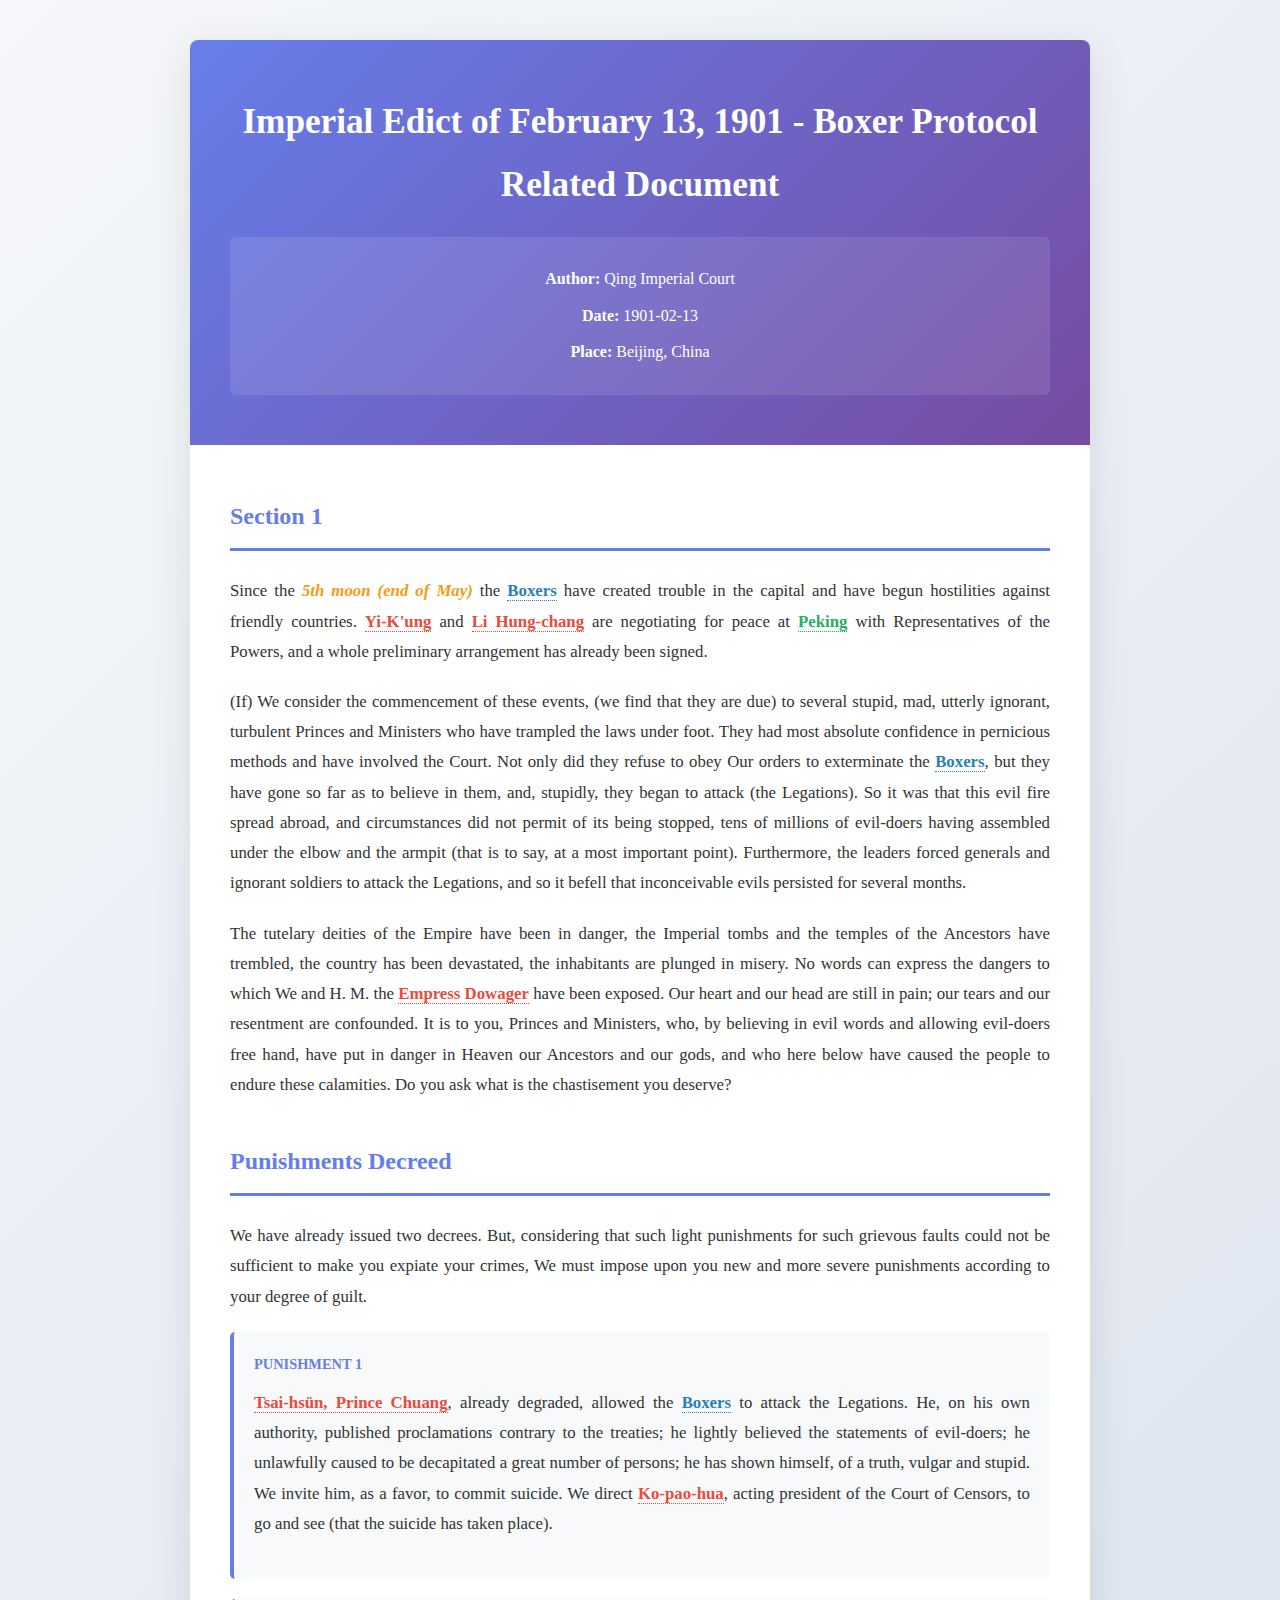
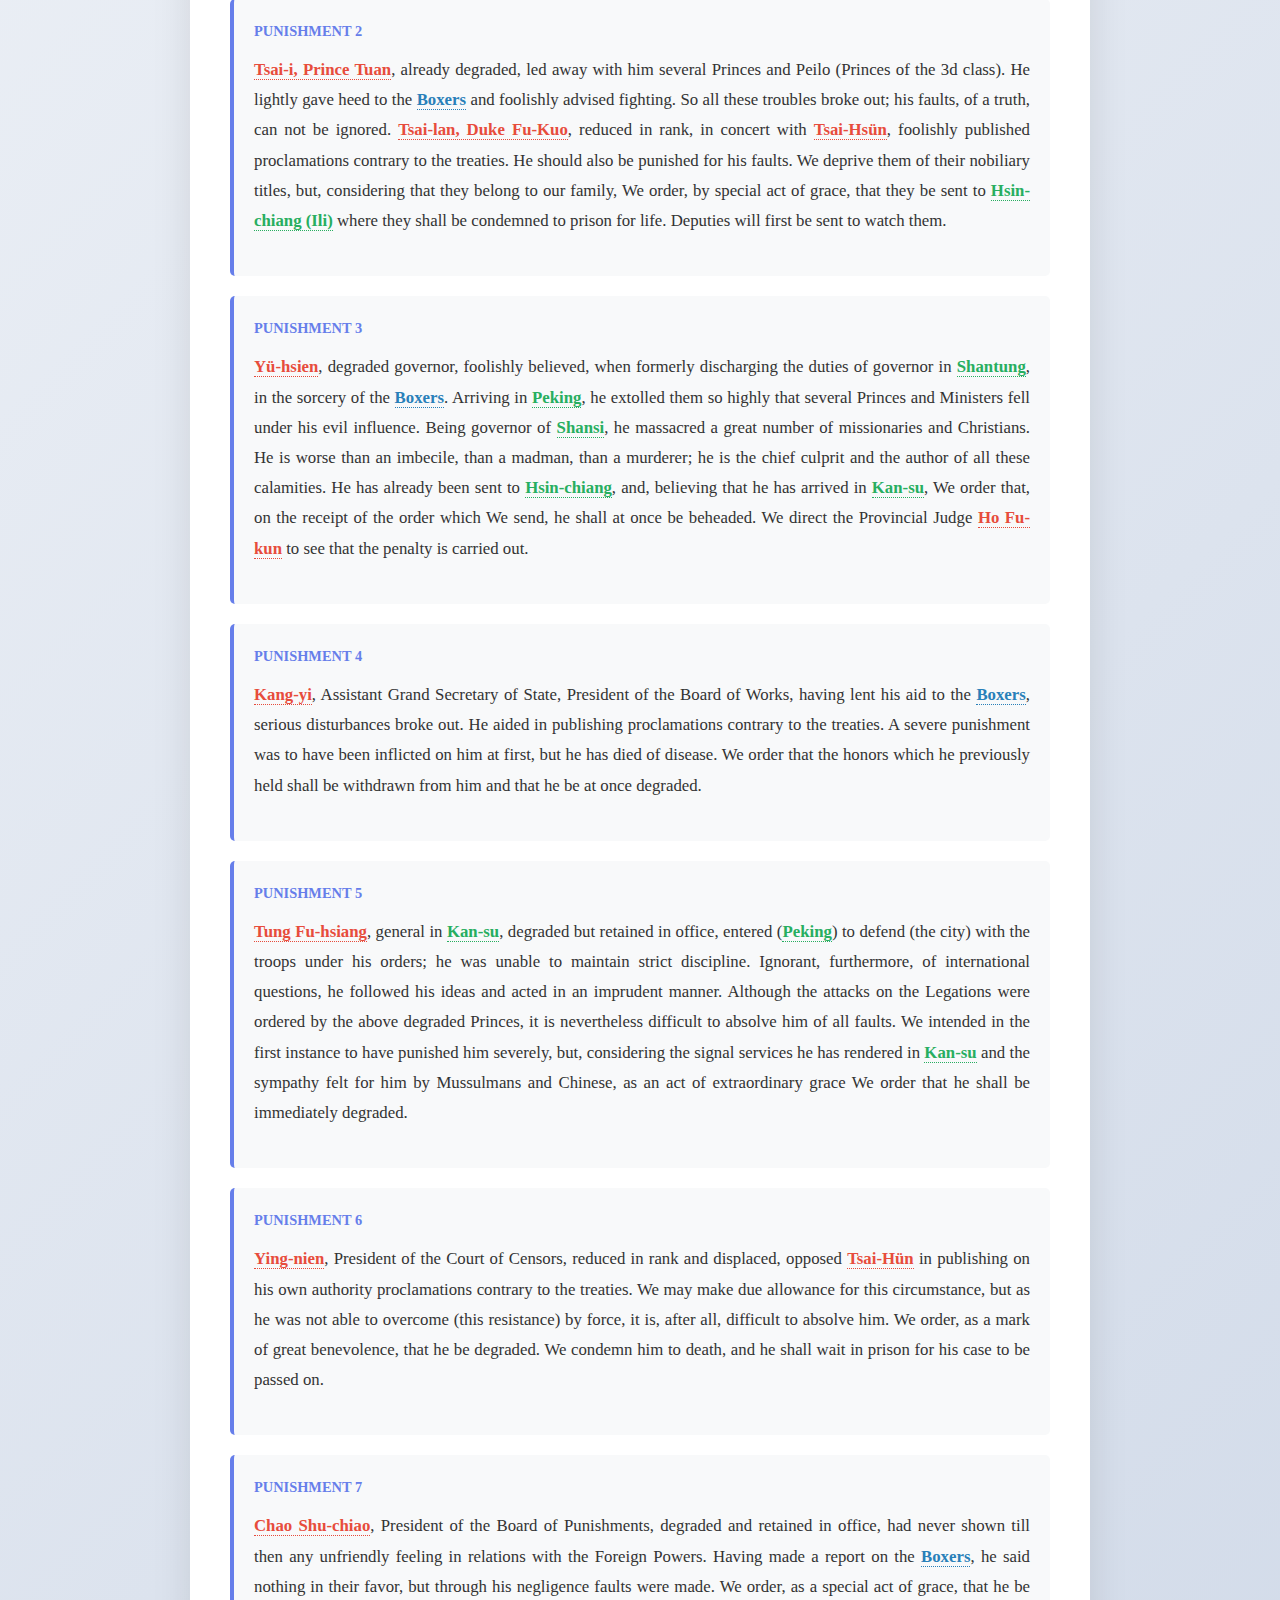
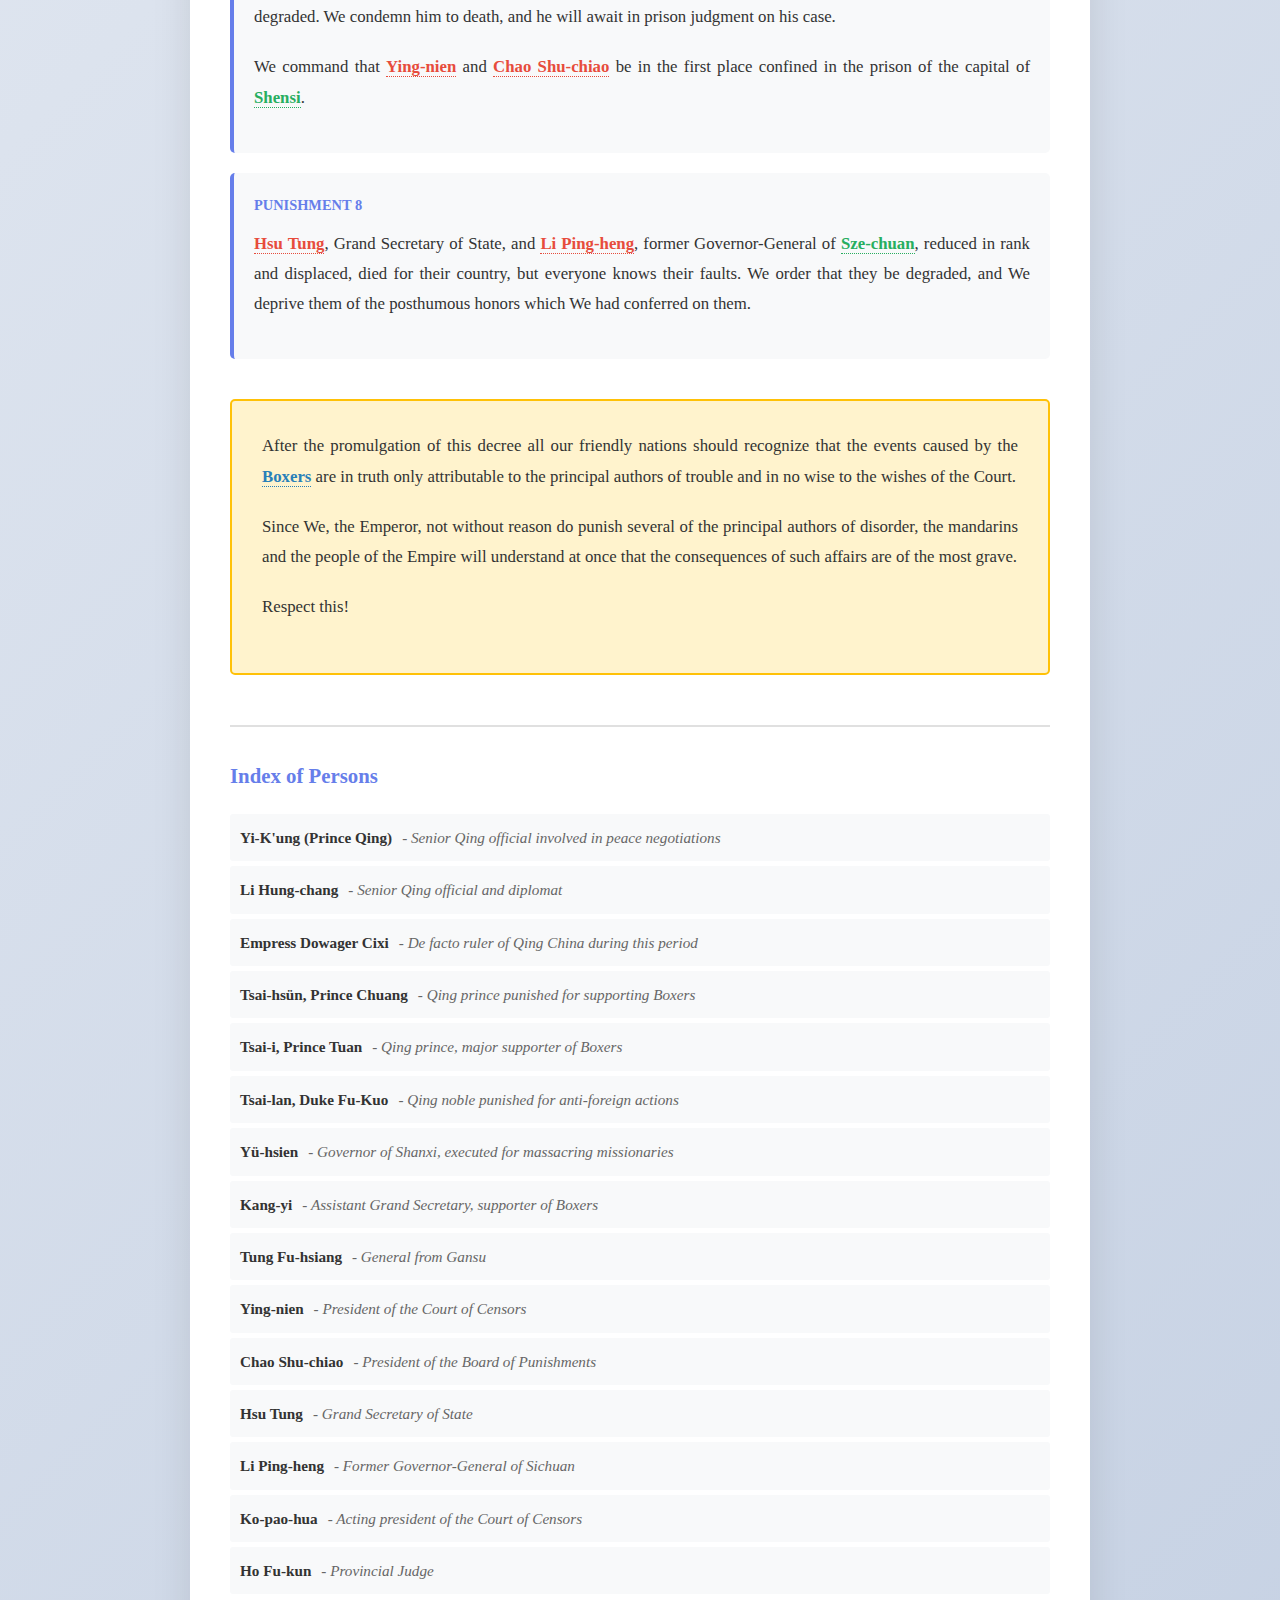
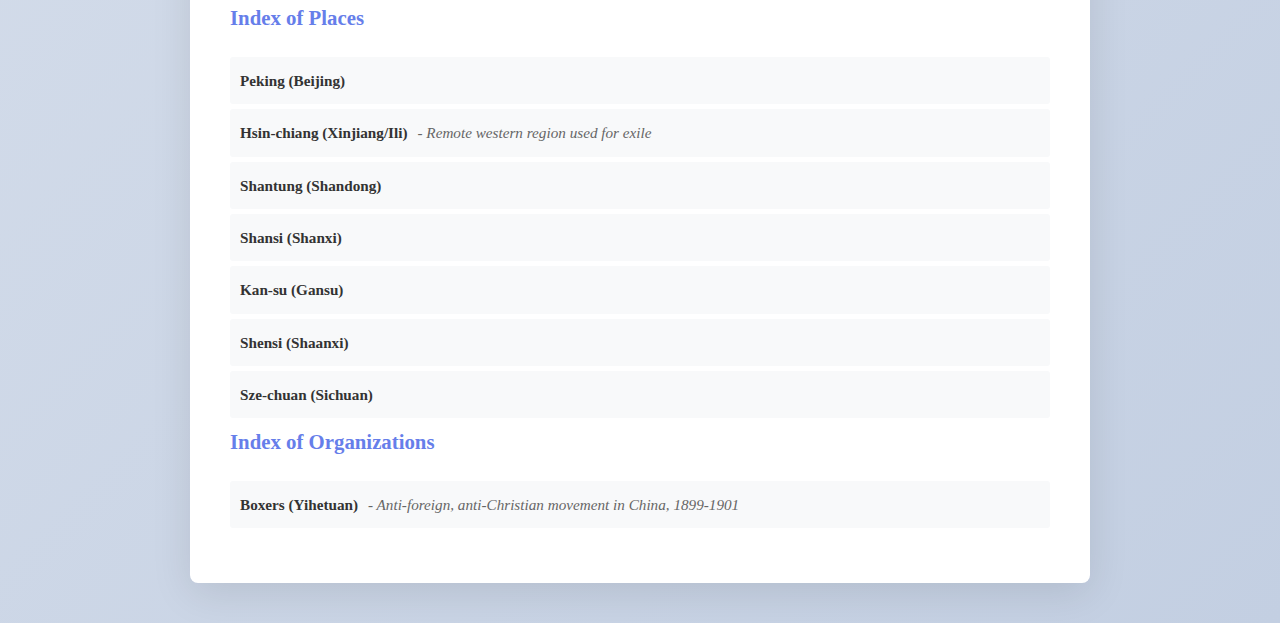
<file: Knowledge Representation/boxer_protocol.html>
<!DOCTYPE html>
<html lang="en">
<head>
    <meta charset="UTF-8">
    <meta name="viewport" content="width=device-width, initial-scale=1.0">
    <title>Imperial Edict of February 13, 1901 - Boxer Protocol Related Document</title>
    <style>
        * {
            margin: 0;
            padding: 0;
            box-sizing: border-box;
        }
        
        body {
            font-family: 'Georgia', 'Times New Roman', serif;
            line-height: 1.8;
            background: linear-gradient(135deg, #f5f7fa 0%, #c3cfe2 100%);
            padding: 40px 20px;
        }
        
        .container {
            max-width: 900px;
            margin: 0 auto;
            background: white;
            box-shadow: 0 10px 40px rgba(0,0,0,0.1);
            border-radius: 8px;
            overflow: hidden;
        }
        
        .header {
            background: linear-gradient(135deg, #667eea 0%, #764ba2 100%);
            color: white;
            padding: 50px 40px;
            text-align: center;
        }
        
        .header h1 {
            font-size: 2.2rem;
            margin-bottom: 15px;
            font-weight: 600;
        }
        
        .metadata {
            background: rgba(255,255,255,0.1);
            padding: 20px;
            border-radius: 5px;
            margin-top: 20px;
        }
        
        .metadata p {
            margin: 8px 0;
            font-size: 1rem;
        }
        
        .content {
            padding: 50px 40px;
        }
        
        .section {
            margin-bottom: 40px;
        }
        
        .section-title {
            font-size: 1.5rem;
            color: #667eea;
            margin-bottom: 25px;
            padding-bottom: 10px;
            border-bottom: 3px solid #667eea;
            font-weight: 600;
        }
        
        .paragraph {
            margin-bottom: 20px;
            text-align: justify;
            font-size: 1.05rem;
            color: #333;
        }
        
        .person {
            color: #e74c3c;
            font-weight: 600;
            cursor: help;
            border-bottom: 1px dotted #e74c3c;
        }
        
        .person:hover {
            background-color: #ffe6e6;
        }
        
        .place {
            color: #27ae60;
            font-weight: 600;
            cursor: help;
            border-bottom: 1px dotted #27ae60;
        }
        
        .place:hover {
            background-color: #e6ffe6;
        }
        
        .org {
            color: #2980b9;
            font-weight: 600;
            cursor: help;
            border-bottom: 1px dotted #2980b9;
        }
        
        .org:hover {
            background-color: #e6f2ff;
        }
        
        .date {
            color: #f39c12;
            font-weight: 600;
            font-style: italic;
        }
        
        .punishment-box {
            background: #f8f9fa;
            border-left: 4px solid #667eea;
            padding: 20px;
            margin: 20px 0;
            border-radius: 5px;
        }
        
        .punishment-number {
            color: #667eea;
            font-weight: bold;
            font-size: 0.9rem;
            text-transform: uppercase;
            margin-bottom: 10px;
        }
        
        .conclusion {
            background: #fff3cd;
            border: 2px solid #ffc107;
            padding: 30px;
            border-radius: 5px;
            margin-top: 40px;
        }
        
        .index {
            margin-top: 50px;
            padding-top: 30px;
            border-top: 2px solid #e0e0e0;
        }
        
        .index h3 {
            color: #667eea;
            margin-bottom: 20px;
            font-size: 1.3rem;
        }
        
        .index-list {
            list-style: none;
            padding: 0;
        }
        
        .index-list li {
            padding: 10px;
            margin: 5px 0;
            background: #f8f9fa;
            border-radius: 3px;
            font-size: 0.95rem;
        }
        
        .index-list .name {
            font-weight: 600;
            color: #333;
        }
        
        .index-list .note {
            color: #666;
            font-style: italic;
            margin-left: 10px;
        }
        
        @media (max-width: 768px) {
            .container {
                margin: 0;
                border-radius: 0;
            }
            
            .header {
                padding: 30px 20px;
            }
            
            .header h1 {
                font-size: 1.5rem;
            }
            
            .content {
                padding: 30px 20px;
            }
        }
    </style>
</head>
<body>
    <div class="container">
        <div class="header">
            <h1>Imperial Edict of February 13, 1901 - Boxer Protocol Related Document</h1>
            <div class="metadata">
                <p><strong>Author:</strong> Qing Imperial Court</p>
                <p><strong>Date:</strong> 1901-02-13</p>
                <p><strong>Place:</strong> Beijing, China</p>
            </div>
        </div>
        
        <div class="content">
<div class="section">
<h2 class="section-title">Section 1</h2>
<p class="paragraph">Since the <span class="date" title="1900-05">5th moon (end of May)</span> the <span class="org" title="Organization ID: boxers">Boxers</span> have created trouble in the capital and have begun hostilities against friendly countries. <span class="person" title="Person ID: yi_kuang">Yi-K'ung</span> and <span class="person" title="Person ID: li_hongzhang">Li Hung-chang</span> are negotiating for peace at <span class="place" title="Place ID: beijing">Peking</span> with Representatives of the Powers, and a whole preliminary arrangement has already been signed.</p>
<p class="paragraph">(If) We consider the commencement of these events, (we find that they are due) to several stupid, mad, utterly ignorant, turbulent Princes and Ministers who have trampled the laws under foot. They had most absolute confidence in pernicious methods and have involved the Court. Not only did they refuse to obey Our orders to exterminate the <span class="org" title="Organization ID: boxers">Boxers</span>, but they have gone so far as to believe in them, and, stupidly, they began to attack (the Legations). So it was that this evil fire spread abroad, and circumstances did not permit of its being stopped, tens of millions of evil-doers having assembled under the elbow and the armpit (that is to say, at a most important point). Furthermore, the leaders forced generals and ignorant soldiers to attack the Legations, and so it befell that inconceivable evils persisted for several months.</p>
<p class="paragraph">The tutelary deities of the Empire have been in danger, the Imperial tombs and the temples of the Ancestors have trembled, the country has been devastated, the inhabitants are plunged in misery. No words can express the dangers to which We and H. M. the <span class="person" title="Person ID: cixi">Empress Dowager</span> have been exposed. Our heart and our head are still in pain; our tears and our resentment are confounded. It is to you, Princes and Ministers, who, by believing in evil words and allowing evil-doers free hand, have put in danger in Heaven our Ancestors and our gods, and who here below have caused the people to endure these calamities. Do you ask what is the chastisement you deserve?</p>
</div>
<div class="section">
<h2 class="section-title">Punishments Decreed</h2>
<p class="paragraph">We have already issued two decrees. But, considering that such light punishments for such grievous faults could not be sufficient to make you expiate your crimes, We must impose upon you new and more severe punishments according to your degree of guilt.</p>
<div class="punishment-box">
<div class="punishment-number">Punishment 1</div>
<p class="paragraph"><span class="person" title="Person ID: tsai_hsun">Tsai-hsün, Prince Chuang</span>, already degraded, allowed the <span class="org" title="Organization ID: boxers">Boxers</span> to attack the Legations. He, on his own authority, published proclamations contrary to the treaties; he lightly believed the statements of evil-doers; he unlawfully caused to be decapitated a great number of persons; he has shown himself, of a truth, vulgar and stupid. We invite him, as a favor, to commit suicide. We direct <span class="person" title="Person ID: ko_pao_hua">Ko-pao-hua</span>, acting president of the Court of Censors, to go and see (that the suicide has taken place).</p>
</div>
<div class="punishment-box">
<div class="punishment-number">Punishment 2</div>
<p class="paragraph"><span class="person" title="Person ID: tsai_i">Tsai-i, Prince Tuan</span>, already degraded, led away with him several Princes and Peilo (Princes of the 3d class). He lightly gave heed to the <span class="org" title="Organization ID: boxers">Boxers</span> and foolishly advised fighting. So all these troubles broke out; his faults, of a truth, can not be ignored. <span class="person" title="Person ID: tsai_lan">Tsai-lan, Duke Fu-Kuo</span>, reduced in rank, in concert with <span class="person" title="Person ID: tsai_hsun">Tsai-Hsün</span>, foolishly published proclamations contrary to the treaties. He should also be punished for his faults. We deprive them of their nobiliary titles, but, considering that they belong to our family, We order, by special act of grace, that they be sent to <span class="place" title="Place ID: xinjiang">Hsin-chiang (Ili)</span> where they shall be condemned to prison for life. Deputies will first be sent to watch them.</p>
</div>
<div class="punishment-box">
<div class="punishment-number">Punishment 3</div>
<p class="paragraph"><span class="person" title="Person ID: yu_xian">Yü-hsien</span>, degraded governor, foolishly believed, when formerly discharging the duties of governor in <span class="place" title="Place ID: shandong">Shantung</span>, in the sorcery of the <span class="org" title="Organization ID: boxers">Boxers</span>. Arriving in <span class="place" title="Place ID: beijing">Peking</span>, he extolled them so highly that several Princes and Ministers fell under his evil influence. Being governor of <span class="place" title="Place ID: shanxi">Shansi</span>, he massacred a great number of missionaries and Christians. He is worse than an imbecile, than a madman, than a murderer; he is the chief culprit and the author of all these calamities. He has already been sent to <span class="place" title="Place ID: xinjiang">Hsin-chiang</span>, and, believing that he has arrived in <span class="place" title="Place ID: gansu">Kan-su</span>, We order that, on the receipt of the order which We send, he shall at once be beheaded. We direct the Provincial Judge <span class="person" title="Person ID: ho_fu_kun">Ho Fu-kun</span> to see that the penalty is carried out.</p>
</div>
<div class="punishment-box">
<div class="punishment-number">Punishment 4</div>
<p class="paragraph"><span class="person" title="Person ID: kang_yi">Kang-yi</span>, Assistant Grand Secretary of State, President of the Board of Works, having lent his aid to the <span class="org" title="Organization ID: boxers">Boxers</span>, serious disturbances broke out. He aided in publishing proclamations contrary to the treaties. A severe punishment was to have been inflicted on him at first, but he has died of disease. We order that the honors which he previously held shall be withdrawn from him and that he be at once degraded.</p>
</div>
<div class="punishment-box">
<div class="punishment-number">Punishment 5</div>
<p class="paragraph"><span class="person" title="Person ID: dong_fuxiang">Tung Fu-hsiang</span>, general in <span class="place" title="Place ID: gansu">Kan-su</span>, degraded but retained in office, entered (<span class="place" title="Place ID: beijing">Peking</span>) to defend (the city) with the troops under his orders; he was unable to maintain strict discipline. Ignorant, furthermore, of international questions, he followed his ideas and acted in an imprudent manner. Although the attacks on the Legations were ordered by the above degraded Princes, it is nevertheless difficult to absolve him of all faults. We intended in the first instance to have punished him severely, but, considering the signal services he has rendered in <span class="place" title="Place ID: gansu">Kan-su</span> and the sympathy felt for him by Mussulmans and Chinese, as an act of extraordinary grace We order that he shall be immediately degraded.</p>
</div>
<div class="punishment-box">
<div class="punishment-number">Punishment 6</div>
<p class="paragraph"><span class="person" title="Person ID: ying_nien">Ying-nien</span>, President of the Court of Censors, reduced in rank and displaced, opposed <span class="person" title="Person ID: tsai_hsun">Tsai-Hün</span> in publishing on his own authority proclamations contrary to the treaties. We may make due allowance for this circumstance, but as he was not able to overcome (this resistance) by force, it is, after all, difficult to absolve him. We order, as a mark of great benevolence, that he be degraded. We condemn him to death, and he shall wait in prison for his case to be passed on.</p>
</div>
<div class="punishment-box">
<div class="punishment-number">Punishment 7</div>
<p class="paragraph"><span class="person" title="Person ID: zhao_shujiao">Chao Shu-chiao</span>, President of the Board of Punishments, degraded and retained in office, had never shown till then any unfriendly feeling in relations with the Foreign Powers. Having made a report on the <span class="org" title="Organization ID: boxers">Boxers</span>, he said nothing in their favor, but through his negligence faults were made. We order, as a special act of grace, that he be degraded. We condemn him to death, and he will await in prison judgment on his case.</p>
<p class="paragraph">We command that <span class="person" title="Person ID: ying_nien">Ying-nien</span> and <span class="person" title="Person ID: zhao_shujiao">Chao Shu-chiao</span> be in the first place confined in the prison of the capital of <span class="place" title="Place ID: shaanxi">Shensi</span>.</p>
</div>
<div class="punishment-box">
<div class="punishment-number">Punishment 8</div>
<p class="paragraph"><span class="person" title="Person ID: xu_tong">Hsu Tung</span>, Grand Secretary of State, and <span class="person" title="Person ID: li_bingheng">Li Ping-heng</span>, former Governor-General of <span class="place" title="Place ID: sichuan">Sze-chuan</span>, reduced in rank and displaced, died for their country, but everyone knows their faults. We order that they be degraded, and We deprive them of the posthumous honors which We had conferred on them.</p>
</div>
</div>
<div class="conclusion">
<p class="paragraph">After the promulgation of this decree all our friendly nations should recognize that the events caused by the <span class="org" title="Organization ID: boxers">Boxers</span> are in truth only attributable to the principal authors of trouble and in no wise to the wishes of the Court.</p>
<p class="paragraph">Since We, the Emperor, not without reason do punish several of the principal authors of disorder, the mandarins and the people of the Empire will understand at once that the consequences of such affairs are of the most grave.</p>
<p class="paragraph">Respect this!</p>
</div>
<div class="index">
<h3>Index of Persons</h3>
<ul class="index-list">
<li><span class="name">Yi-K'ung (Prince Qing)</span><span class="note">- Senior Qing official involved in peace negotiations</span></li>
<li><span class="name">Li Hung-chang</span><span class="note">- Senior Qing official and diplomat</span></li>
<li><span class="name">Empress Dowager Cixi</span><span class="note">- De facto ruler of Qing China during this period</span></li>
<li><span class="name">Tsai-hsün, Prince Chuang</span><span class="note">- Qing prince punished for supporting Boxers</span></li>
<li><span class="name">Tsai-i, Prince Tuan</span><span class="note">- Qing prince, major supporter of Boxers</span></li>
<li><span class="name">Tsai-lan, Duke Fu-Kuo</span><span class="note">- Qing noble punished for anti-foreign actions</span></li>
<li><span class="name">Yü-hsien</span><span class="note">- Governor of Shanxi, executed for massacring missionaries</span></li>
<li><span class="name">Kang-yi</span><span class="note">- Assistant Grand Secretary, supporter of Boxers</span></li>
<li><span class="name">Tung Fu-hsiang</span><span class="note">- General from Gansu</span></li>
<li><span class="name">Ying-nien</span><span class="note">- President of the Court of Censors</span></li>
<li><span class="name">Chao Shu-chiao</span><span class="note">- President of the Board of Punishments</span></li>
<li><span class="name">Hsu Tung</span><span class="note">- Grand Secretary of State</span></li>
<li><span class="name">Li Ping-heng</span><span class="note">- Former Governor-General of Sichuan</span></li>
<li><span class="name">Ko-pao-hua</span><span class="note">- Acting president of the Court of Censors</span></li>
<li><span class="name">Ho Fu-kun</span><span class="note">- Provincial Judge</span></li>
</ul>
<h3>Index of Places</h3>
<ul class="index-list">
<li><span class="name">Peking (Beijing)</span></li>
<li><span class="name">Hsin-chiang (Xinjiang/Ili)</span><span class="note">- Remote western region used for exile</span></li>
<li><span class="name">Shantung (Shandong)</span></li>
<li><span class="name">Shansi (Shanxi)</span></li>
<li><span class="name">Kan-su (Gansu)</span></li>
<li><span class="name">Shensi (Shaanxi)</span></li>
<li><span class="name">Sze-chuan (Sichuan)</span></li>
</ul>
<h3>Index of Organizations</h3>
<ul class="index-list">
<li><span class="name">Boxers (Yihetuan)</span><span class="note">- Anti-foreign, anti-Christian movement in China, 1899-1901</span></li>
</ul>
</div>

        </div>
    </div>
</body>
</html>
</file>
